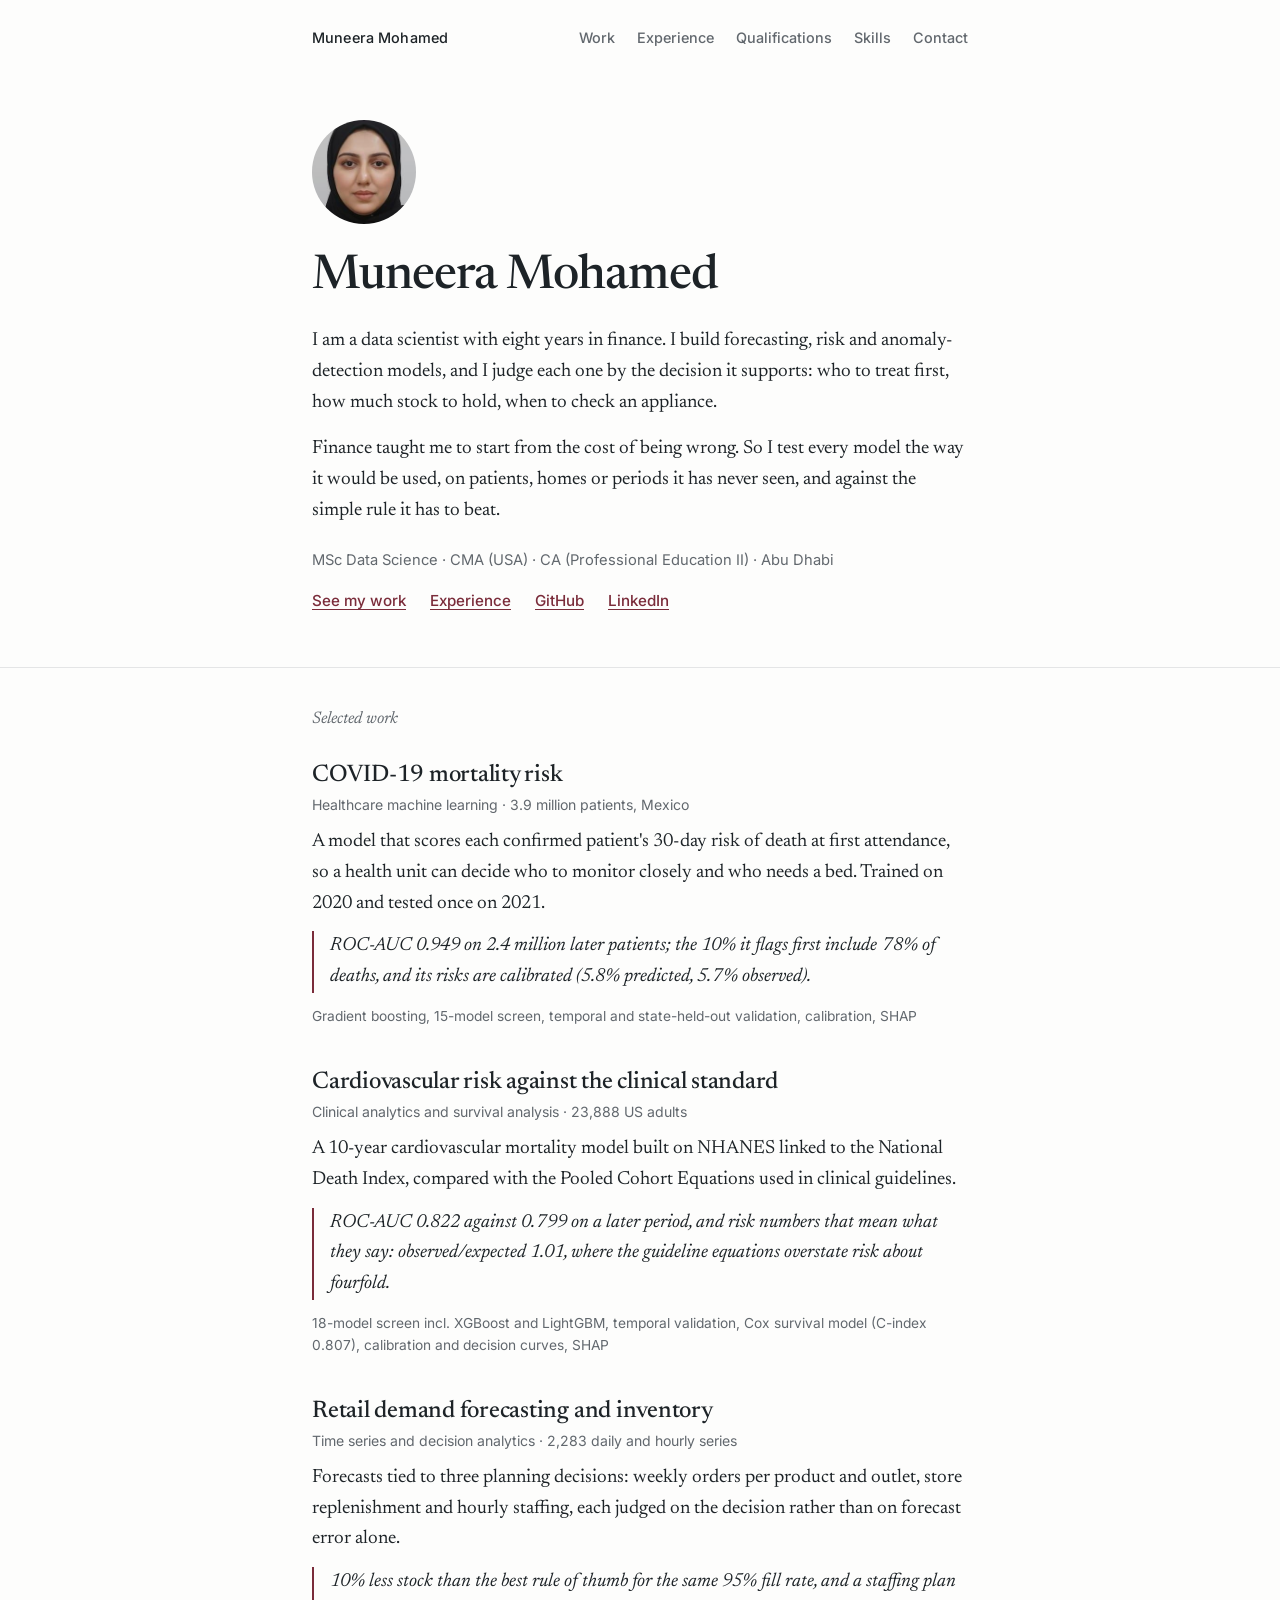
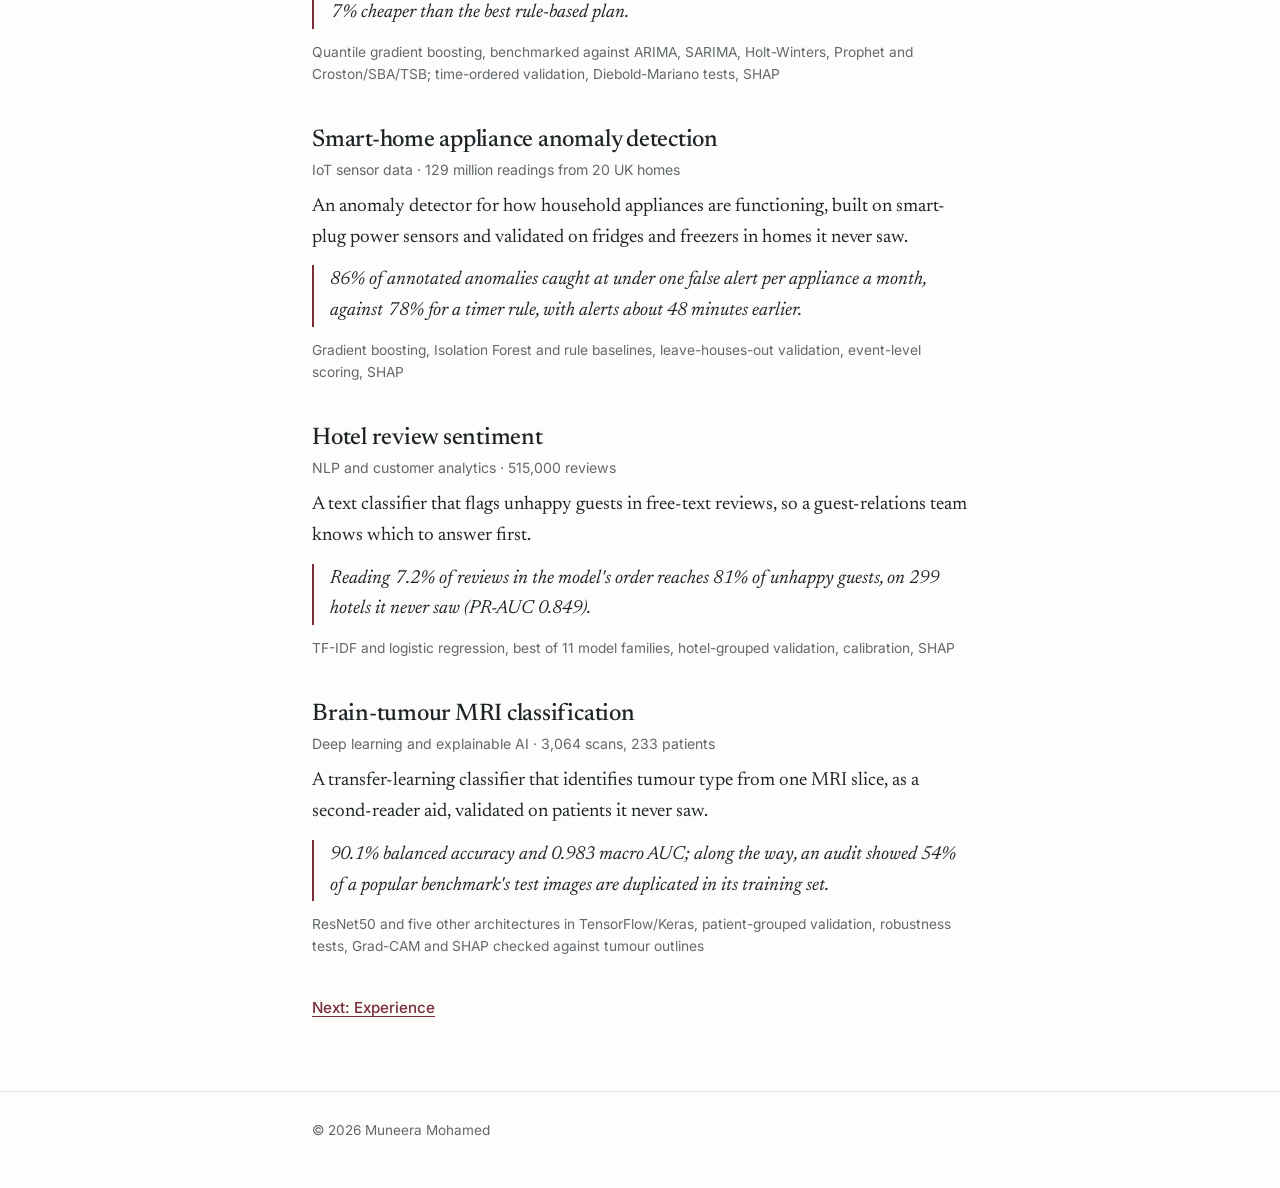
<file: index.html>
<!doctype html>
<html lang="en">
<head>
<meta charset="utf-8">
<meta name="viewport" content="width=device-width, initial-scale=1">
<title>Muneera Mohamed · Data Scientist</title>
<meta name="description" content="Muneera Mohamed, data scientist with eight years in finance. Forecasting, risk and anomaly-detection models judged by the decisions they support.">
<link rel="icon" href="favicon.svg" type="image/svg+xml">
<meta property="og:type" content="website">
<meta property="og:title" content="Muneera Mohamed · Data Scientist">
<meta property="og:description" content="Muneera Mohamed, data scientist with eight years in finance. Forecasting, risk and anomaly-detection models judged by the decisions they support.">
<meta property="og:url" content="https://muneera-dsa.github.io/">
<meta property="og:image" content="https://muneera-dsa.github.io/assets/muneera.jpg">
<meta name="twitter:card" content="summary">
<link rel="preconnect" href="https://fonts.googleapis.com">
<link rel="preconnect" href="https://fonts.gstatic.com" crossorigin>
<link href="https://fonts.googleapis.com/css2?family=Newsreader:ital,opsz,wght@0,6..72,400;0,6..72,500;0,6..72,600;1,6..72,400&family=Inter:wght@400;500;600&display=swap" rel="stylesheet">
<link rel="stylesheet" href="styles.css">
</head>
<body>

<header class="top">
  <div class="col">
    <a class="name" href="index.html">Muneera Mohamed</a>
    <nav aria-label="Site">
      <a href="index.html#work">Work</a>
      <a href="experience.html">Experience</a>
      <a href="qualifications.html">Qualifications</a>
      <a href="skills.html">Skills</a>
      <a href="contact.html">Contact</a>
    </nav>
  </div>
</header>

<main>
<div class="intro">
  <div class="col">
    <img src="assets/muneera.jpg" alt="Portrait of Muneera Mohamed" width="104" height="104">
    <h1>Muneera Mohamed</h1>
    <p>I am a data scientist with eight years in finance. I build forecasting, risk and anomaly-detection models, and I judge each one by the decision it supports: who to treat first, how much stock to hold, when to check an appliance.</p>
    <p>Finance taught me to start from the cost of being wrong. So I test every model the way it would be used, on patients, homes or periods it has never seen, and against the simple rule it has to beat.</p>
    <p class="creds">MSc Data Science · CMA (USA) · CA (Professional Education II) · Abu Dhabi</p>
    <div class="links">
      <a href="#work">See my work</a>
      <a href="experience.html">Experience</a>
      <a href="https://github.com/Muneera-DSA">GitHub</a>
      <a href="https://www.linkedin.com/in/muneera-mohamed-7010ba109">LinkedIn</a>
    </div>
  </div>
</div>

<section id="work">
  <div class="col">
    <h2>Selected work</h2>
    <article class="work">
      <h3><a href="https://github.com/Muneera-DSA/COVID19-Mortality-Risk">COVID-19 mortality risk</a></h3>
      <p class="meta">Healthcare machine learning · 3.9 million patients, Mexico</p>
      <p>A model that scores each confirmed patient's 30-day risk of death at first attendance, so a health unit can decide who to monitor closely and who needs a bed. Trained on 2020 and tested once on 2021.</p>
      <p class="result">ROC-AUC 0.949 on 2.4 million later patients; the 10% it flags first include 78% of deaths, and its risks are calibrated (5.8% predicted, 5.7% observed).</p>
      <p class="tools">Gradient boosting, 15-model screen, temporal and state-held-out validation, calibration, SHAP</p>
    </article>

    <article class="work">
      <h3><a href="https://github.com/Muneera-DSA/Cardiovascular-Risk-Prediction">Cardiovascular risk against the clinical standard</a></h3>
      <p class="meta">Clinical analytics and survival analysis · 23,888 US adults</p>
      <p>A 10-year cardiovascular mortality model built on NHANES linked to the National Death Index, compared with the Pooled Cohort Equations used in clinical guidelines.</p>
      <p class="result">ROC-AUC 0.822 against 0.799 on a later period, and risk numbers that mean what they say: observed/expected 1.01, where the guideline equations overstate risk about fourfold.</p>
      <p class="tools">18-model screen incl. XGBoost and LightGBM, temporal validation, Cox survival model (C-index 0.807), calibration and decision curves, SHAP</p>
    </article>

    <article class="work">
      <h3><a href="https://github.com/Muneera-DSA/retail-demand-optimization">Retail demand forecasting and inventory</a></h3>
      <p class="meta">Time series and decision analytics · 2,283 daily and hourly series</p>
      <p>Forecasts tied to three planning decisions: weekly orders per product and outlet, store replenishment and hourly staffing, each judged on the decision rather than on forecast error alone.</p>
      <p class="result">10% less stock than the best rule of thumb for the same 95% fill rate, and a staffing plan 7% cheaper than the best rule-based plan.</p>
      <p class="tools">Quantile gradient boosting, benchmarked against ARIMA, SARIMA, Holt-Winters, Prophet and Croston/SBA/TSB; time-ordered validation, Diebold-Mariano tests, SHAP</p>
    </article>

    <article class="work">
      <h3><a href="https://github.com/Muneera-DSA/smart_home_anomaly_detection">Smart-home appliance anomaly detection</a></h3>
      <p class="meta">IoT sensor data · 129 million readings from 20 UK homes</p>
      <p>An anomaly detector for how household appliances are functioning, built on smart-plug power sensors and validated on fridges and freezers in homes it never saw.</p>
      <p class="result">86% of annotated anomalies caught at under one false alert per appliance a month, against 78% for a timer rule, with alerts about 48 minutes earlier.</p>
      <p class="tools">Gradient boosting, Isolation Forest and rule baselines, leave-houses-out validation, event-level scoring, SHAP</p>
    </article>

    <article class="work">
      <h3><a href="https://github.com/Muneera-DSA/Hotel-Review-Sentiment-Analysis">Hotel review sentiment</a></h3>
      <p class="meta">NLP and customer analytics · 515,000 reviews</p>
      <p>A text classifier that flags unhappy guests in free-text reviews, so a guest-relations team knows which to answer first.</p>
      <p class="result">Reading 7.2% of reviews in the model's order reaches 81% of unhappy guests, on 299 hotels it never saw (PR-AUC 0.849).</p>
      <p class="tools">TF-IDF and logistic regression, best of 11 model families, hotel-grouped validation, calibration, SHAP</p>
    </article>

    <article class="work">
      <h3><a href="https://github.com/Muneera-DSA/brainguard-mri-tumor-detection">Brain-tumour MRI classification</a></h3>
      <p class="meta">Deep learning and explainable AI · 3,064 scans, 233 patients</p>
      <p>A transfer-learning classifier that identifies tumour type from one MRI slice, as a second-reader aid, validated on patients it never saw.</p>
      <p class="result">90.1% balanced accuracy and 0.983 macro AUC; along the way, an audit showed 54% of a popular benchmark's test images are duplicated in its training set.</p>
      <p class="tools">ResNet50 and five other architectures in TensorFlow/Keras, patient-grouped validation, robustness tests, Grad-CAM and SHAP checked against tumour outlines</p>
    </article>
    <p class="next"><a href="experience.html">Next: Experience</a></p>
  </div>
</section>
</main>

<footer>
  <div class="col">© 2026 Muneera Mohamed</div>
</footer>
</body>
</html>
</file>
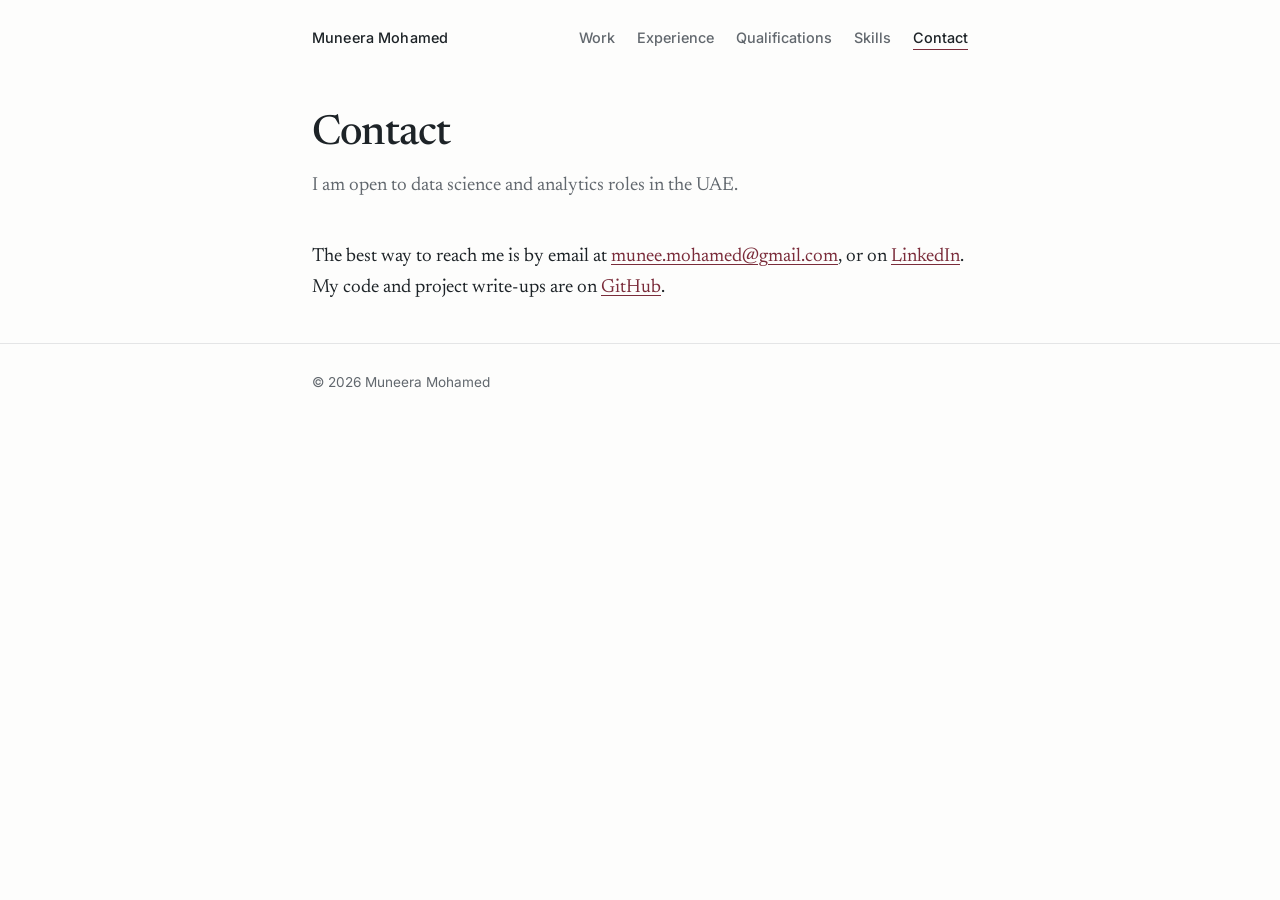
<file: contact.html>
<!doctype html>
<html lang="en">
<head>
<meta charset="utf-8">
<meta name="viewport" content="width=device-width, initial-scale=1">
<title>Contact · Muneera Mohamed</title>
<meta name="description" content="Muneera Mohamed, data scientist with eight years in finance. Forecasting, risk and anomaly-detection models judged by the decisions they support.">
<link rel="icon" href="favicon.svg" type="image/svg+xml">
<meta property="og:type" content="website">
<meta property="og:title" content="Contact · Muneera Mohamed">
<meta property="og:description" content="Muneera Mohamed, data scientist with eight years in finance. Forecasting, risk and anomaly-detection models judged by the decisions they support.">
<meta property="og:url" content="https://muneera-dsa.github.io/contact.html">
<meta property="og:image" content="https://muneera-dsa.github.io/assets/muneera.jpg">
<meta name="twitter:card" content="summary">
<link rel="preconnect" href="https://fonts.googleapis.com">
<link rel="preconnect" href="https://fonts.gstatic.com" crossorigin>
<link href="https://fonts.googleapis.com/css2?family=Newsreader:ital,opsz,wght@0,6..72,400;0,6..72,500;0,6..72,600;1,6..72,400&family=Inter:wght@400;500;600&display=swap" rel="stylesheet">
<link rel="stylesheet" href="styles.css">
</head>
<body>

<header class="top">
  <div class="col">
    <a class="name" href="index.html">Muneera Mohamed</a>
    <nav aria-label="Site">
      <a href="index.html#work">Work</a>
      <a href="experience.html">Experience</a>
      <a href="qualifications.html">Qualifications</a>
      <a href="skills.html">Skills</a>
      <a href="contact.html" aria-current="page">Contact</a>
    </nav>
  </div>
</header>

<main>
<div class="page">
  <div class="col">
    <h1>Contact</h1>
    <p class="lede">I am open to data science and analytics roles in the UAE.</p>
    <div class="prose"><p>The best way to reach me is by email at <a href="mailto:munee.mohamed@gmail.com">munee.mohamed@gmail.com</a>, or on <a href="https://www.linkedin.com/in/muneera-mohamed-7010ba109">LinkedIn</a>. My code and project write-ups are on <a href="https://github.com/Muneera-DSA">GitHub</a>.</p></div>
  </div>
</div>
</main>

<footer>
  <div class="col">© 2026 Muneera Mohamed</div>
</footer>
</body>
</html>
</file>
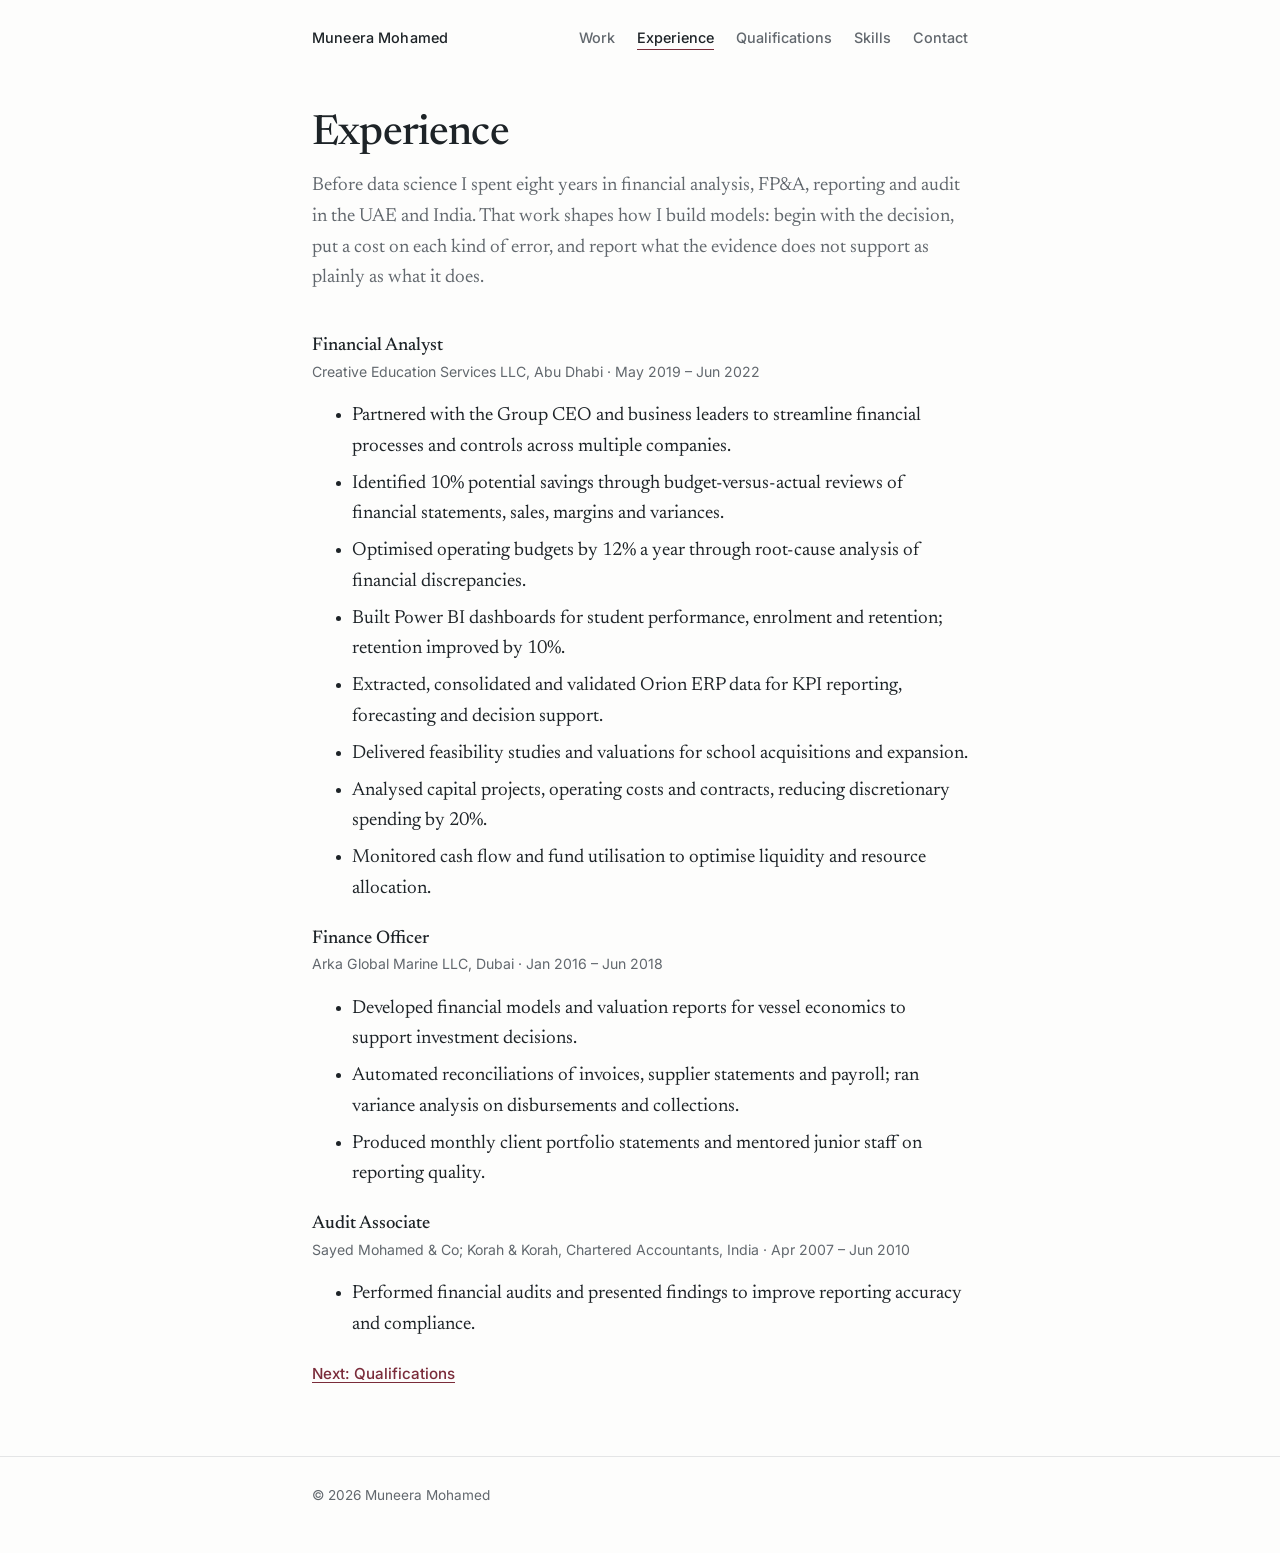
<file: experience.html>
<!doctype html>
<html lang="en">
<head>
<meta charset="utf-8">
<meta name="viewport" content="width=device-width, initial-scale=1">
<title>Experience · Muneera Mohamed</title>
<meta name="description" content="Muneera Mohamed, data scientist with eight years in finance. Forecasting, risk and anomaly-detection models judged by the decisions they support.">
<link rel="icon" href="favicon.svg" type="image/svg+xml">
<meta property="og:type" content="website">
<meta property="og:title" content="Experience · Muneera Mohamed">
<meta property="og:description" content="Muneera Mohamed, data scientist with eight years in finance. Forecasting, risk and anomaly-detection models judged by the decisions they support.">
<meta property="og:url" content="https://muneera-dsa.github.io/experience.html">
<meta property="og:image" content="https://muneera-dsa.github.io/assets/muneera.jpg">
<meta name="twitter:card" content="summary">
<link rel="preconnect" href="https://fonts.googleapis.com">
<link rel="preconnect" href="https://fonts.gstatic.com" crossorigin>
<link href="https://fonts.googleapis.com/css2?family=Newsreader:ital,opsz,wght@0,6..72,400;0,6..72,500;0,6..72,600;1,6..72,400&family=Inter:wght@400;500;600&display=swap" rel="stylesheet">
<link rel="stylesheet" href="styles.css">
</head>
<body>

<header class="top">
  <div class="col">
    <a class="name" href="index.html">Muneera Mohamed</a>
    <nav aria-label="Site">
      <a href="index.html#work">Work</a>
      <a href="experience.html" aria-current="page">Experience</a>
      <a href="qualifications.html">Qualifications</a>
      <a href="skills.html">Skills</a>
      <a href="contact.html">Contact</a>
    </nav>
  </div>
</header>

<main>
<div class="page">
  <div class="col">
    <h1>Experience</h1>
    <p class="lede">Before data science I spent eight years in financial analysis, FP&amp;A, reporting and audit in the UAE and India. That work shapes how I build models: begin with the decision, put a cost on each kind of error, and report what the evidence does not support as plainly as what it does.</p>
    <div class="role">
        <h3>Financial Analyst</h3>
        <p class="meta">Creative Education Services LLC, Abu Dhabi · May 2019 – Jun 2022</p>
        <ul>
          <li>Partnered with the Group CEO and business leaders to streamline financial processes and controls across multiple companies.</li>
          <li>Identified 10% potential savings through budget-versus-actual reviews of financial statements, sales, margins and variances.</li>
          <li>Optimised operating budgets by 12% a year through root-cause analysis of financial discrepancies.</li>
          <li>Built Power BI dashboards for student performance, enrolment and retention; retention improved by 10%.</li>
          <li>Extracted, consolidated and validated Orion ERP data for KPI reporting, forecasting and decision support.</li>
          <li>Delivered feasibility studies and valuations for school acquisitions and expansion.</li>
          <li>Analysed capital projects, operating costs and contracts, reducing discretionary spending by 20%.</li>
          <li>Monitored cash flow and fund utilisation to optimise liquidity and resource allocation.</li>
        </ul>
      </div>
      <div class="role">
        <h3>Finance Officer</h3>
        <p class="meta">Arka Global Marine LLC, Dubai · Jan 2016 – Jun 2018</p>
        <ul>
          <li>Developed financial models and valuation reports for vessel economics to support investment decisions.</li>
          <li>Automated reconciliations of invoices, supplier statements and payroll; ran variance analysis on disbursements and collections.</li>
          <li>Produced monthly client portfolio statements and mentored junior staff on reporting quality.</li>
        </ul>
      </div>
      <div class="role">
        <h3>Audit Associate</h3>
        <p class="meta">Sayed Mohamed &amp; Co; Korah &amp; Korah, Chartered Accountants, India · Apr 2007 – Jun 2010</p>
        <ul>
          <li>Performed financial audits and presented findings to improve reporting accuracy and compliance.</li>
        </ul>
      </div>
    <p class="next"><a href="qualifications.html">Next: Qualifications</a></p>
  </div>
</div>
</main>

<footer>
  <div class="col">© 2026 Muneera Mohamed</div>
</footer>
</body>
</html>
</file>
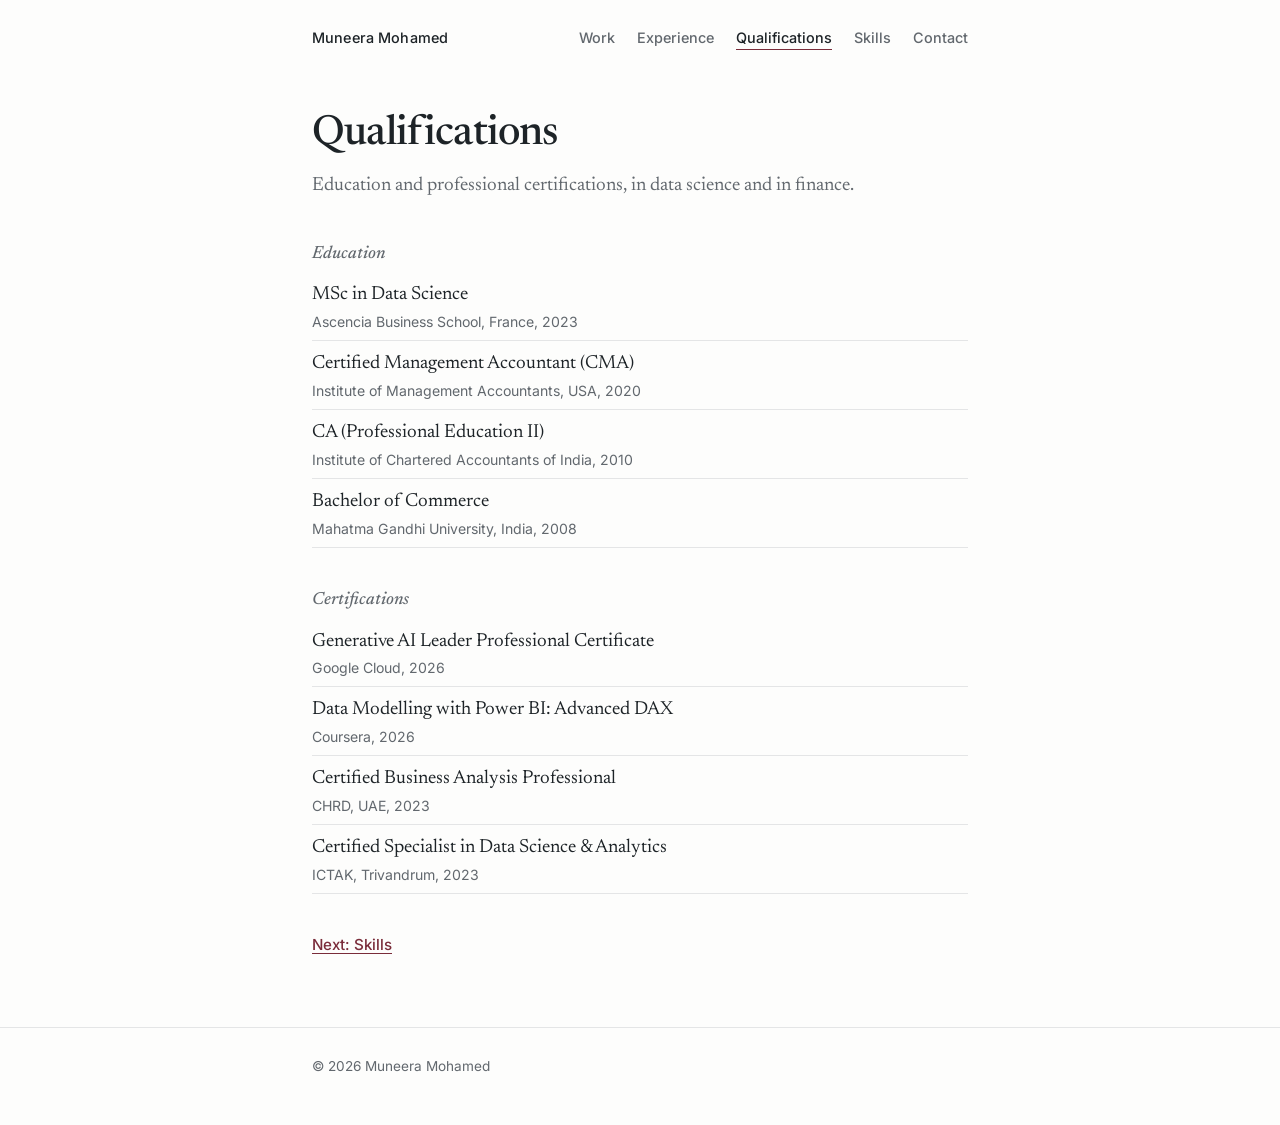
<file: qualifications.html>
<!doctype html>
<html lang="en">
<head>
<meta charset="utf-8">
<meta name="viewport" content="width=device-width, initial-scale=1">
<title>Qualifications · Muneera Mohamed</title>
<meta name="description" content="Muneera Mohamed, data scientist with eight years in finance. Forecasting, risk and anomaly-detection models judged by the decisions they support.">
<link rel="icon" href="favicon.svg" type="image/svg+xml">
<meta property="og:type" content="website">
<meta property="og:title" content="Qualifications · Muneera Mohamed">
<meta property="og:description" content="Muneera Mohamed, data scientist with eight years in finance. Forecasting, risk and anomaly-detection models judged by the decisions they support.">
<meta property="og:url" content="https://muneera-dsa.github.io/qualifications.html">
<meta property="og:image" content="https://muneera-dsa.github.io/assets/muneera.jpg">
<meta name="twitter:card" content="summary">
<link rel="preconnect" href="https://fonts.googleapis.com">
<link rel="preconnect" href="https://fonts.gstatic.com" crossorigin>
<link href="https://fonts.googleapis.com/css2?family=Newsreader:ital,opsz,wght@0,6..72,400;0,6..72,500;0,6..72,600;1,6..72,400&family=Inter:wght@400;500;600&display=swap" rel="stylesheet">
<link rel="stylesheet" href="styles.css">
</head>
<body>

<header class="top">
  <div class="col">
    <a class="name" href="index.html">Muneera Mohamed</a>
    <nav aria-label="Site">
      <a href="index.html#work">Work</a>
      <a href="experience.html">Experience</a>
      <a href="qualifications.html" aria-current="page">Qualifications</a>
      <a href="skills.html">Skills</a>
      <a href="contact.html">Contact</a>
    </nav>
  </div>
</header>

<main>
<div class="page">
  <div class="col">
    <h1>Qualifications</h1>
    <p class="lede">Education and professional certifications, in data science and in finance.</p>
    <h4>Education</h4>
    <ul class="list">
        <li>MSc in Data Science<span>Ascencia Business School, France, 2023</span></li>
        <li>Certified Management Accountant (CMA)<span>Institute of Management Accountants, USA, 2020</span></li>
        <li>CA (Professional Education II)<span>Institute of Chartered Accountants of India, 2010</span></li>
        <li>Bachelor of Commerce<span>Mahatma Gandhi University, India, 2008</span></li>
      </ul>
    <h4>Certifications</h4>
    <ul class="list">
        <li>Generative AI Leader Professional Certificate<span>Google Cloud, 2026</span></li>
        <li>Data Modelling with Power BI: Advanced DAX<span>Coursera, 2026</span></li>
        <li>Certified Business Analysis Professional<span>CHRD, UAE, 2023</span></li>
        <li>Certified Specialist in Data Science &amp; Analytics<span>ICTAK, Trivandrum, 2023</span></li>
      </ul>
    <p class="next"><a href="skills.html">Next: Skills</a></p>
  </div>
</div>
</main>

<footer>
  <div class="col">© 2026 Muneera Mohamed</div>
</footer>
</body>
</html>
</file>
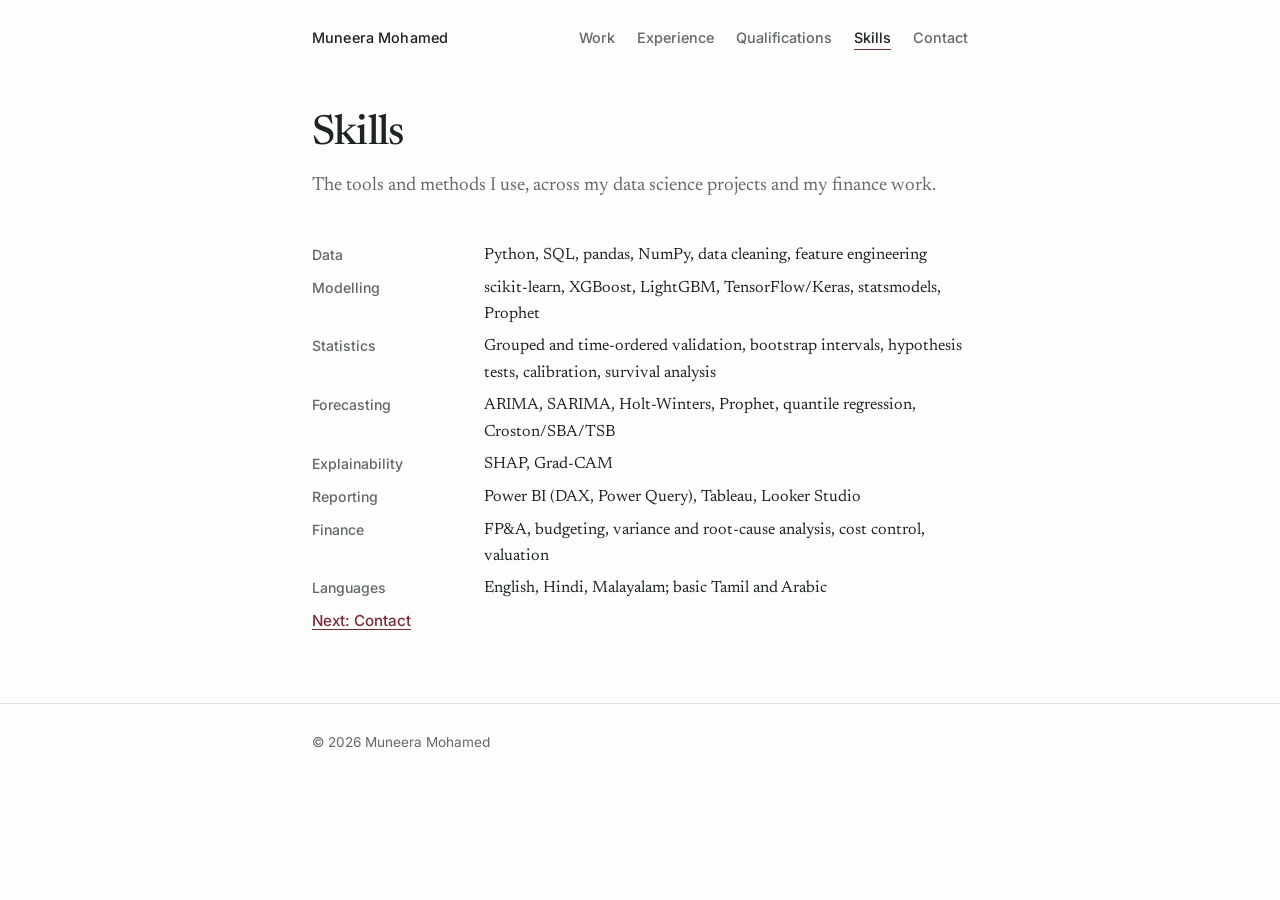
<file: skills.html>
<!doctype html>
<html lang="en">
<head>
<meta charset="utf-8">
<meta name="viewport" content="width=device-width, initial-scale=1">
<title>Skills · Muneera Mohamed</title>
<meta name="description" content="Muneera Mohamed, data scientist with eight years in finance. Forecasting, risk and anomaly-detection models judged by the decisions they support.">
<link rel="icon" href="favicon.svg" type="image/svg+xml">
<meta property="og:type" content="website">
<meta property="og:title" content="Skills · Muneera Mohamed">
<meta property="og:description" content="Muneera Mohamed, data scientist with eight years in finance. Forecasting, risk and anomaly-detection models judged by the decisions they support.">
<meta property="og:url" content="https://muneera-dsa.github.io/skills.html">
<meta property="og:image" content="https://muneera-dsa.github.io/assets/muneera.jpg">
<meta name="twitter:card" content="summary">
<link rel="preconnect" href="https://fonts.googleapis.com">
<link rel="preconnect" href="https://fonts.gstatic.com" crossorigin>
<link href="https://fonts.googleapis.com/css2?family=Newsreader:ital,opsz,wght@0,6..72,400;0,6..72,500;0,6..72,600;1,6..72,400&family=Inter:wght@400;500;600&display=swap" rel="stylesheet">
<link rel="stylesheet" href="styles.css">
</head>
<body>

<header class="top">
  <div class="col">
    <a class="name" href="index.html">Muneera Mohamed</a>
    <nav aria-label="Site">
      <a href="index.html#work">Work</a>
      <a href="experience.html">Experience</a>
      <a href="qualifications.html">Qualifications</a>
      <a href="skills.html" aria-current="page">Skills</a>
      <a href="contact.html">Contact</a>
    </nav>
  </div>
</header>

<main>
<div class="page">
  <div class="col">
    <h1>Skills</h1>
    <p class="lede">The tools and methods I use, across my data science projects and my finance work.</p>
    <dl class="skills">
        <dt>Data</dt><dd>Python, SQL, pandas, NumPy, data cleaning, feature engineering</dd>
        <dt>Modelling</dt><dd>scikit-learn, XGBoost, LightGBM, TensorFlow/Keras, statsmodels, Prophet</dd>
        <dt>Statistics</dt><dd>Grouped and time-ordered validation, bootstrap intervals, hypothesis tests, calibration, survival analysis</dd>
        <dt>Forecasting</dt><dd>ARIMA, SARIMA, Holt-Winters, Prophet, quantile regression, Croston/SBA/TSB</dd>
        <dt>Explainability</dt><dd>SHAP, Grad-CAM</dd>
        <dt>Reporting</dt><dd>Power BI (DAX, Power Query), Tableau, Looker Studio</dd>
        <dt>Finance</dt><dd>FP&amp;A, budgeting, variance and root-cause analysis, cost control, valuation</dd>
        <dt>Languages</dt><dd>English, Hindi, Malayalam; basic Tamil and Arabic</dd>
      </dl>
    <p class="next"><a href="contact.html">Next: Contact</a></p>
  </div>
</div>
</main>

<footer>
  <div class="col">© 2026 Muneera Mohamed</div>
</footer>
</body>
</html>
</file>
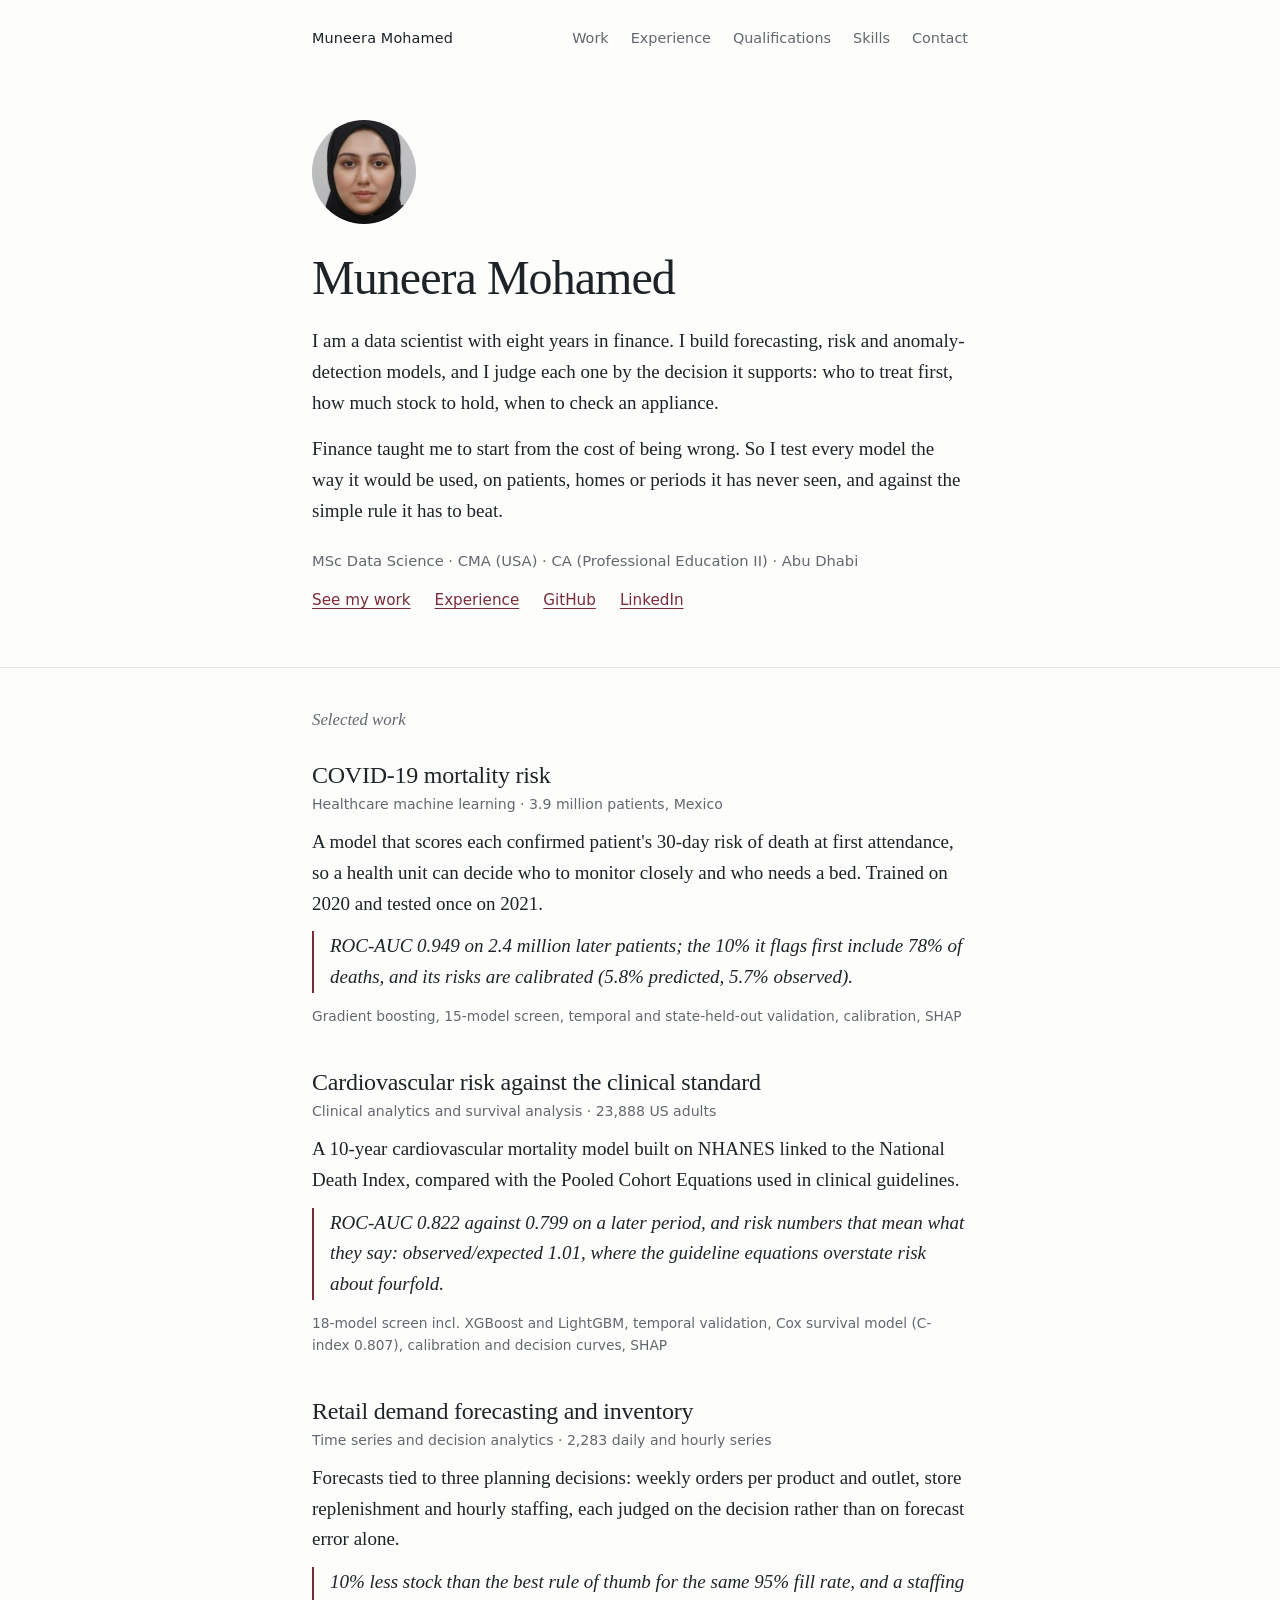
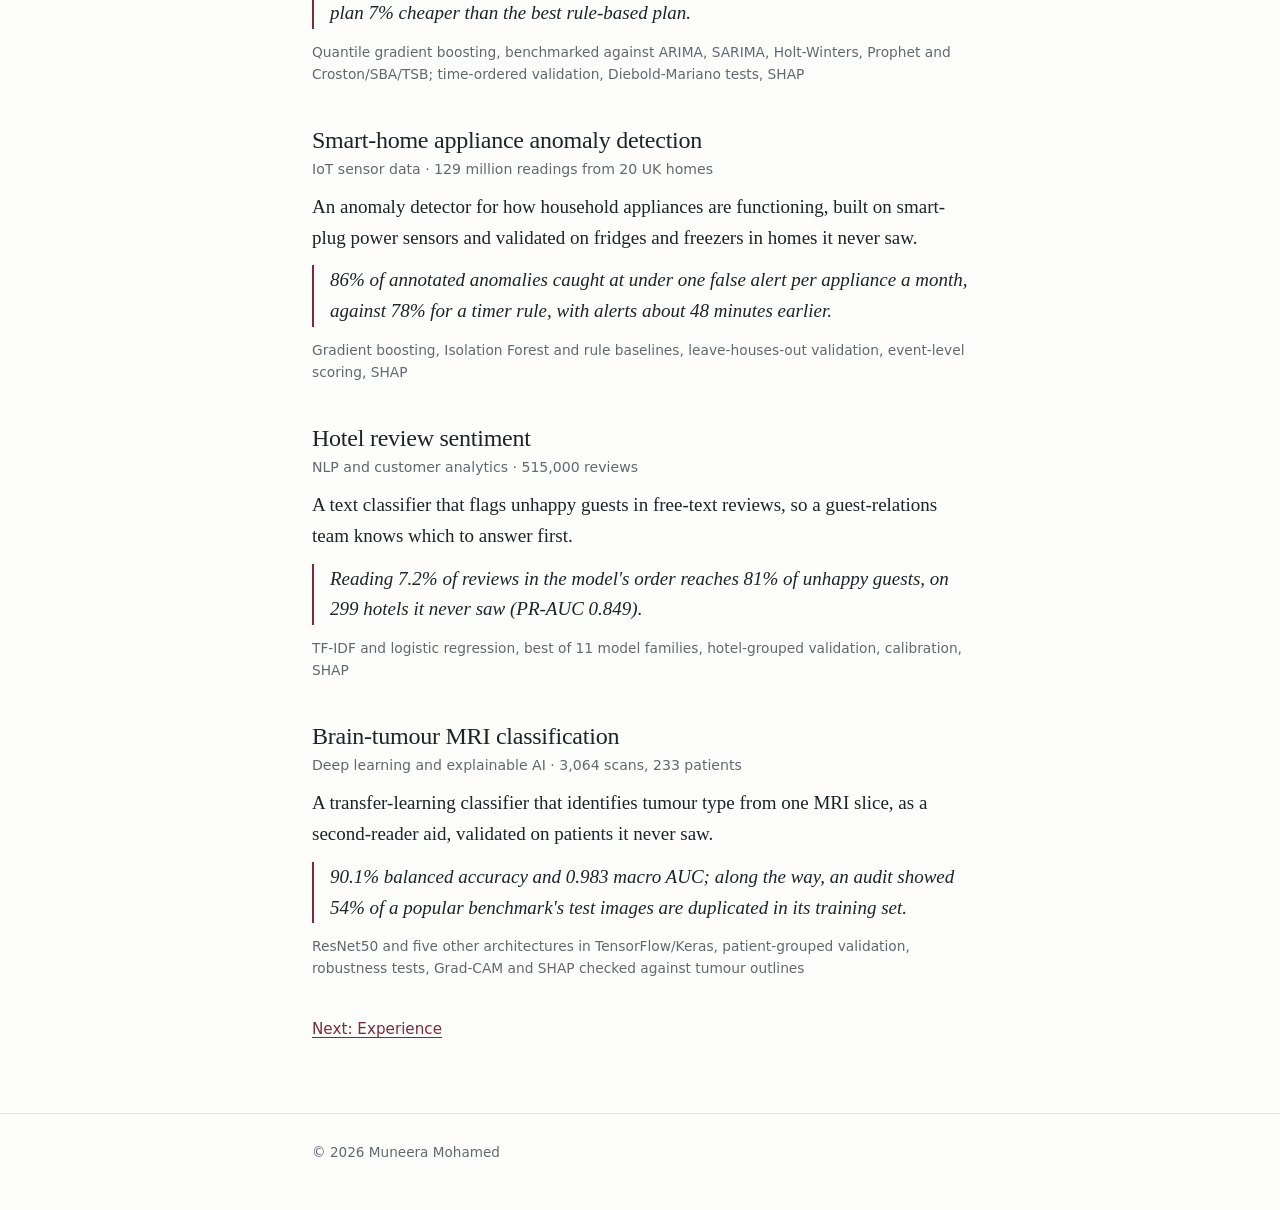
<file: work.html>
<!doctype html>
<html lang="en">
<head>
<meta charset="utf-8">
<title>Work · Muneera Mohamed</title>
<meta http-equiv="refresh" content="0; url=index.html#work">
<link rel="canonical" href="https://muneera-dsa.github.io/#work">
</head>
<body>
<p><a href="index.html#work">Selected work</a></p>
</body>
</html>
</file>
<file: styles.css>
:root {
  --paper: #fdfdfc;
  --ink: #1d2327;
  --muted: #62686e;
  --rule: #e4e5e6;
  --accent: #7a2c3a;
  --serif: "Newsreader", Georgia, "Times New Roman", serif;
  --sans: "Inter", system-ui, -apple-system, "Segoe UI", sans-serif;
}
@media (prefers-color-scheme: dark) {
  :root:not([data-theme="light"]) {
    --paper: #14171a; --ink: #e9e7e3; --muted: #a2a6aa; --rule: #2a2e32; --accent: #e0a0aa;
  }
}
:root[data-theme="dark"] { --paper: #14171a; --ink: #e9e7e3; --muted: #a2a6aa; --rule: #2a2e32; --accent: #e0a0aa; }

* { box-sizing: border-box; }
html { -webkit-text-size-adjust: 100%; scroll-behavior: smooth; }
@media (prefers-reduced-motion: reduce) { html { scroll-behavior: auto; } }
body { margin: 0; background: var(--paper); color: var(--ink); font: 400 1.1875rem/1.62 var(--serif);
       font-optical-sizing: auto; text-rendering: optimizeLegibility; }
a { color: var(--accent); text-decoration: underline; text-decoration-thickness: 1px; text-underline-offset: 3px; }
a:hover { text-decoration-thickness: 2px; }
a:focus-visible { outline: 2px solid var(--accent); outline-offset: 3px; border-radius: 2px; }
.col { max-width: 44rem; margin: 0 auto; padding: 0 24px; }

header.top { padding: 28px 0 0; }
header.top .col { display: flex; justify-content: space-between; align-items: baseline; gap: 16px; font: 500 .9rem/1.4 var(--sans); }
header.top .name { color: var(--ink); text-decoration: none; letter-spacing: .01em; }
header.top nav { display: flex; gap: 22px; }
header.top nav a { color: var(--muted); text-decoration: none; }
header.top nav a:hover, header.top nav a[aria-current="page"] { color: var(--ink); }
header.top nav a[aria-current="page"] { text-decoration: underline; text-decoration-color: var(--accent); text-underline-offset: 6px; }
@media (max-width: 620px) { header.top .col { flex-direction: column; gap: 10px; } header.top nav { flex-wrap: wrap; gap: 6px 14px; font-size: .86rem; } }

.intro { padding: 72px 0 56px; }
.intro img { width: 104px; height: 104px; object-fit: cover; object-position: 50% 18%; border-radius: 50%; display: block; margin-bottom: 28px; }
h1 { font: 500 3rem/1.08 var(--serif); letter-spacing: -0.02em; margin: 0 0 22px; }
.intro p { margin: 0 0 16px; }
.intro .creds { font: 400 .92rem/1.6 var(--sans); color: var(--muted); margin-top: 22px; }
.intro .links { font: 500 .95rem/1.4 var(--sans); display: flex; flex-wrap: wrap; gap: 8px 24px; margin-top: 18px; }
@media (max-width: 520px) { h1 { font-size: 2.4rem; } .intro { padding-top: 48px; } }

section { padding: 40px 0 24px; border-top: 1px solid var(--rule); }
h2 { font: 400 1.05rem/1.4 var(--serif); font-style: italic; color: var(--muted); margin: 0 0 28px; }

.work { margin: 0 0 40px; }
.work h3 { font: 500 1.5rem/1.25 var(--serif); letter-spacing: -0.01em; margin: 0 0 4px; }
.work h3 a { color: var(--ink); text-decoration: none; }
.work h3 a:hover { color: var(--accent); }
.work .meta { font: 400 .88rem/1.5 var(--sans); color: var(--muted); margin: 0 0 12px; }
.work p { margin: 0 0 12px; }
.work .result { font-style: italic; border-left: 2px solid var(--accent); padding-left: 16px; }
.work .tools { font: 400 .86rem/1.6 var(--sans); color: var(--muted); }

.prose p { margin: 0 0 16px; }
#about .prose { margin-bottom: 30px; }

.role { margin: 0 0 22px; }
.role h3 { font: 500 1.15rem/1.35 var(--serif); margin: 0; }
.role .meta { font: 400 .88rem/1.5 var(--sans); color: var(--muted); margin: 2px 0 6px; }
.role p { margin: 0; }

.list { list-style: none; padding: 0; margin: 0 0 28px; }
.list li { padding: 8px 0; border-bottom: 1px solid var(--rule); }
.list li span { font: 400 .88rem/1.5 var(--sans); color: var(--muted); display: block; }
h4 { font: 500 1.1rem/1.4 var(--serif); margin: 0 0 6px; }

.skills { display: grid; grid-template-columns: 9.5rem 1fr; gap: 6px 20px; margin: 0; font-size: 1.02rem; }
.skills dt { font: 500 .88rem/1.9 var(--sans); color: var(--muted); }
.skills dd { margin: 0; }
@media (max-width: 520px) { .skills { grid-template-columns: 1fr; } .skills dd { margin-bottom: 8px; } }

               font: 500 .95rem/1.4 var(--sans); color: var(--muted); border-bottom: 2px solid transparent; }
.role ul { margin: 6px 0 0; padding-left: 1.1em; }
.role li { margin: 0 0 6px; }
footer { border-top: 1px solid var(--rule); padding: 28px 0 48px; font: 400 .85rem/1.5 var(--sans); color: var(--muted); }

.page { padding: 64px 0 24px; }
.page h1 { font-size: 2.6rem; margin-bottom: 14px; }
.page .lede { color: var(--muted); margin: 0 0 40px; }
.page .list { margin-bottom: 40px; }
.next { font: 500 .95rem/1.4 var(--sans); margin: 8px 0 48px; }
@media (max-width: 520px) { .page h1 { font-size: 2.1rem; } .page { padding-top: 40px; } }
.page h4 { margin-top: 8px; font-style: italic; color: var(--muted); }
</file>
